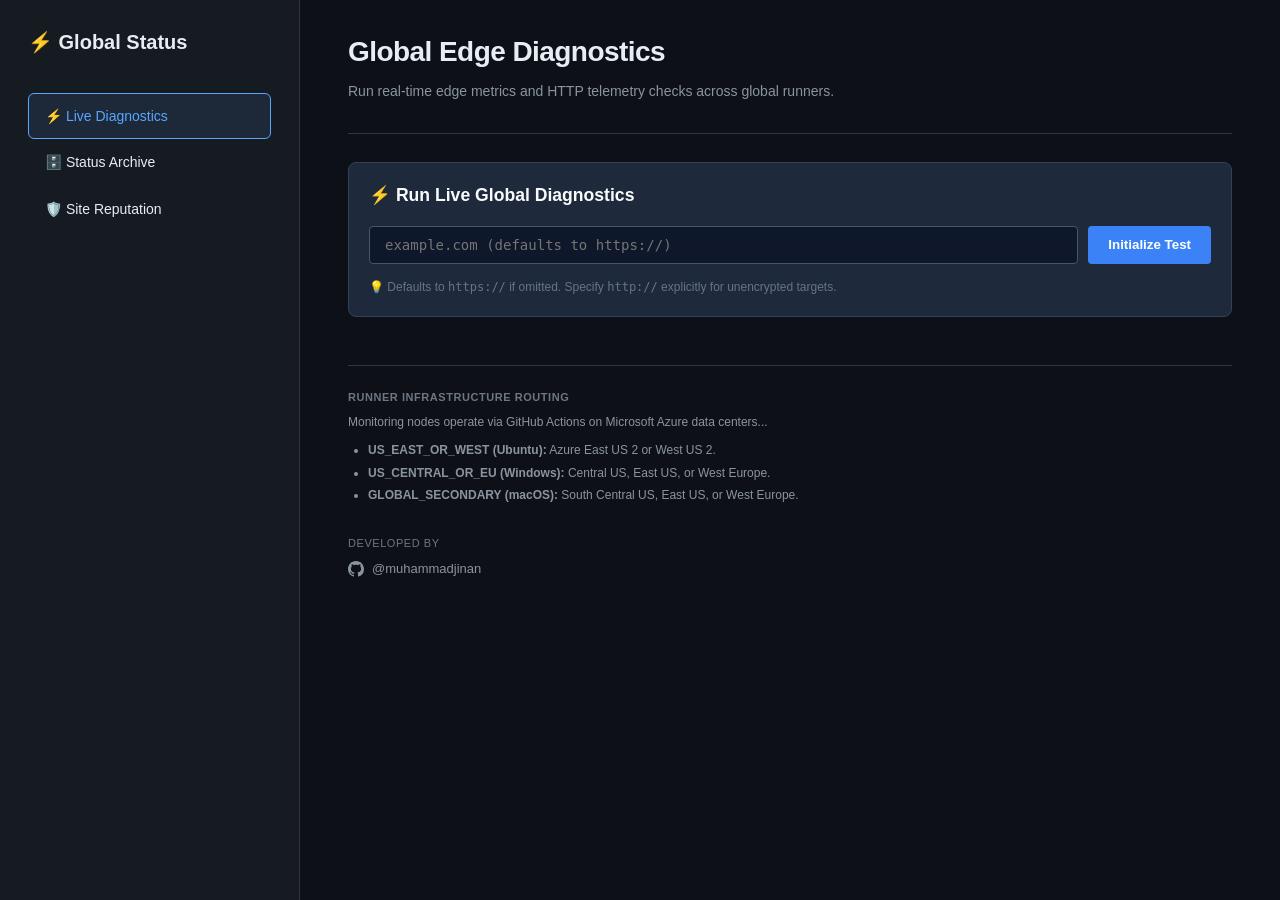
<file: index.html>
<!DOCTYPE html>
<html lang="en">
<head>
    <meta charset="UTF-8">
    <meta name="viewport" content="width=device-width, initial-scale=1.0">
    <title>Global Edge Diagnostics</title>
    <link rel="icon" href="data:image/svg+xml,<svg xmlns=%22http://www.w3.org/2000/svg%22 viewBox=%220 0 100 100%22><text y=%22.9em%22 font-size=%2290%22>⚡</text></svg>">
    
    <!-- Loads global styles -->
    <link rel="stylesheet" href="style.css">
</head>
<body>

<div class="app-layout">
    
    <!-- ================= SIDEBAR ================= -->
    <aside class="sidebar">
        <div class="sidebar-brand">
            <h2>⚡ Global Status</h2>
        </div>
        
        <div class="sidebar-menu">
            <!-- Native anchor links for page routing -->
            <a href="index.html" class="nav-btn active" style="text-decoration: none;">⚡ Live Diagnostics</a>
            <a href="archive/index.html" class="nav-btn" style="text-decoration: none;">🗄️ Status Archive</a>
            <a href="reputation/index.html" class="nav-btn" style="text-decoration: none;">🛡️ Site Reputation</a>
        </div>
    </aside>

    <!-- ================= MAIN CONTENT ================= -->
    <main class="main-content">
        <header>
            <h1>Global Edge Diagnostics</h1>
            <p>Run real-time edge metrics and HTTP telemetry checks across global runners.</p>
        </header>

        <div class="test-panel">
            <h3>⚡ Run Live Global Diagnostics</h3>
            <div class="input-group">
                <input type="text" id="live-url-input" placeholder="example.com (defaults to https://)" required />
                <button id="live-test-btn" class="primary-btn">Initialize Test</button>
            </div>
            <small style="color: #64748b; display: block; margin-top: 8px; font-size: 12px;">
                💡 Defaults to <code>https://</code> if omitted. Specify <code>http://</code> explicitly for unencrypted targets.
            </small>

            <div id="polling-status" class="hidden" style="margin-top: 12px;">
                <div class="spinner"></div>
                <span id="status-text">Connecting to Azure runners...</span>
            </div>
        </div>

        <footer class="runner-info">
            <h4>RUNNER INFRASTRUCTURE ROUTING</h4>
            <p>Monitoring nodes operate via GitHub Actions on Microsoft Azure data centers...</p>
            <ul>
                <li><strong>US_EAST_OR_WEST (Ubuntu):</strong> Azure East US 2 or West US 2.</li>
                <li><strong>US_CENTRAL_OR_EU (Windows):</strong> Central US, East US, or West Europe.</li>
                <li><strong>GLOBAL_SECONDARY (macOS):</strong> South Central US, East US, or West Europe.</li>
            </ul>
        </footer>

        <!-- Developer Credit Section -->
        <div class="main-developer-credit" style="margin-top: 32px;">
            <span style="font-size: 11px; text-transform: uppercase; color: #6e7681; letter-spacing: 0.05em; display: block; margin-bottom: 8px;">DEVELOPED BY</span>
            <a href="https://github.com/muhammadjinan" target="_blank" rel="noopener" class="github-link" style="display: flex; align-items: center; gap: 8px; color: var(--muted); text-decoration: none; font-size: 13px; font-weight: 500;">
                <!-- GitHub SVG Icon -->
                <svg height="16" width="16" viewBox="0 0 16 16" fill="currentColor">
                    <path d="M8 0C3.58 0 0 3.58 0 8c0 3.54 2.29 6.53 5.47 7.59.4.07.55-.17.55-.38 0-.19-.01-.82-.01-1.49-2.01.37-2.53-.49-2.69-.94-.09-.23-.48-.94-.82-1.13-.28-.15-.68-.52-.01-.53.63-.01 1.08.58 1.23.82.72 1.21 1.87.87 2.33.66.07-.52.28-.87.51-1.07-1.78-.2-3.64-.89-3.64-3.95 0-.87.31-1.59.82-2.15-.08-.2-.36-1.02.08-2.12 0 0 .67-.21 2.2.82.64-.18 1.32-.27 2-.27.68 0 1.36.09 2 .27 1.53-1.04 2.2-.82 2.2-.82.44 1.1.16 1.92.08 2.12.51.56.82 1.27.82 2.15 0 3.07-1.87 3.75-3.65 3.95.29.25.54.73.54 1.48 0 1.07-.01 1.93-.01 2.2 0 .21.15.46.55.38A8.013 8.013 0 0016 8c0-4.42-3.58-8-8-8z"></path>
                </svg>
                @muhammadjinan
            </a>
        </div>
    </main>
</div>

<!-- Technical Details Modal Pop-up -->
<div id="detail-modal" class="modal-backdrop" onclick="closeModalOnBackdrop(event)" style="display: none;">
    <div class="modal-card">
        <div class="modal-header">
            <h3 id="modal-title">Telemetry Inspection</h3>
            <span class="modal-close" onclick="closeModal()">&times;</span>
        </div>
        <div class="modal-body" id="modal-content">
            <!-- Dynamically populated by JS -->
        </div>
    </div>
</div>

<!-- Load shared tools first, then the diagnostics logic -->
<script src="utils.js"></script>
<script src="diagnostics.js"></script>
</body>
</html>
</file>
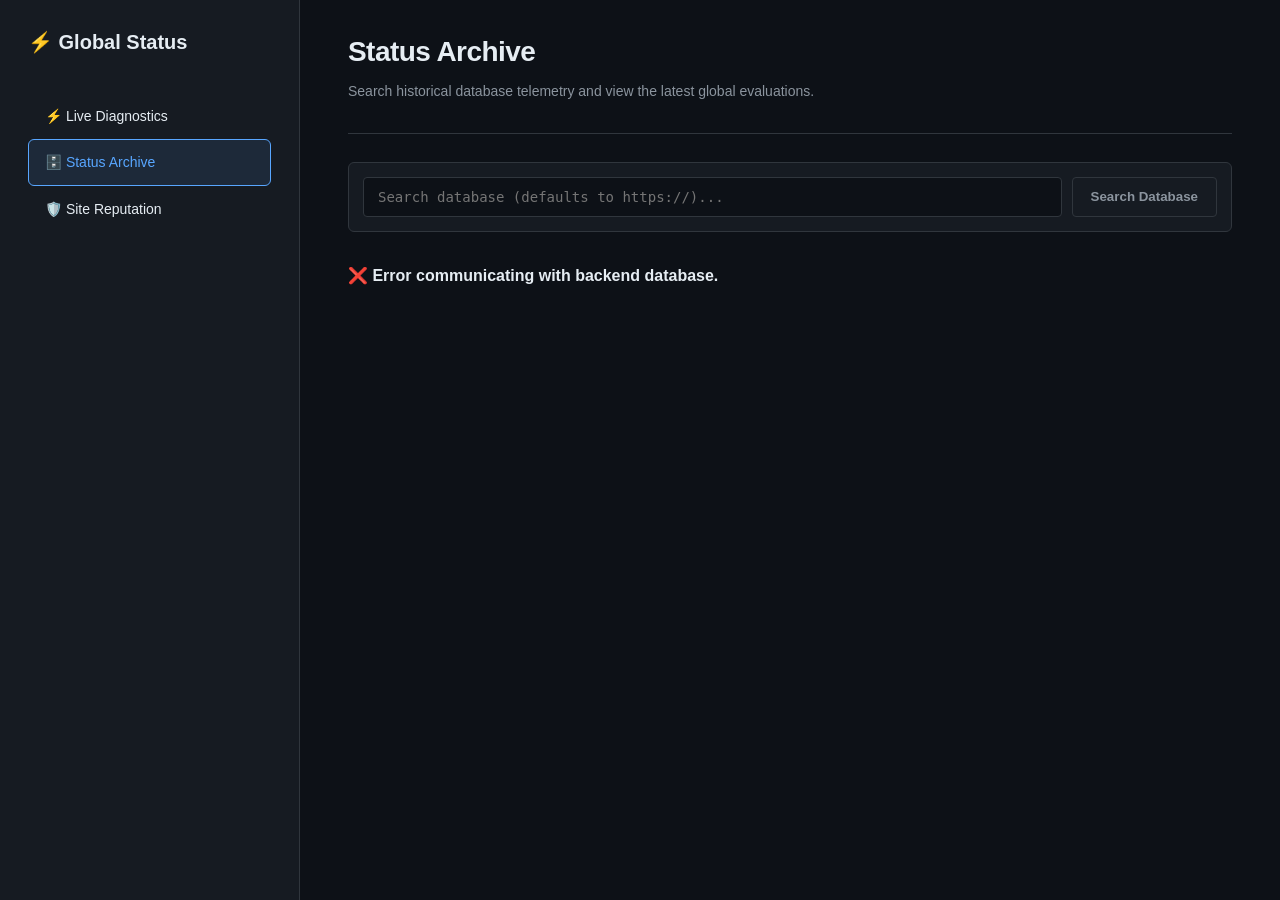
<file: archive/index.html>
<!DOCTYPE html>
<html lang="en">
<head>
    <meta charset="UTF-8">
    <meta name="viewport" content="width=device-width, initial-scale=1.0">
    <title>Status Archive</title>
    <link rel="icon" href="data:image/svg+xml,<svg xmlns=%22http://www.w3.org/2000/svg%22 viewBox=%220 0 100 100%22><text y=%22.9em%22 font-size=%2290%22>⚡</text></svg>">
    
    <!-- Loads global styles from root -->
    <link rel="stylesheet" href="../style.css">
</head>
<body>

<div class="app-layout">
    
    <!-- ================= SIDEBAR ================= -->
    <aside class="sidebar">
        <div class="sidebar-brand">
            <h2>⚡ Global Status</h2>
        </div>
        
        <div class="sidebar-menu">
            <!-- Navigate back one directory for Home -->
            <a href="../index.html" class="nav-btn" style="text-decoration: none;">⚡ Live Diagnostics</a>
            <a href="index.html" class="nav-btn active" style="text-decoration: none;">🗄️ Status Archive</a>
            <a href="../reputation/index.html" class="nav-btn" style="text-decoration: none;">🛡️ Site Reputation</a>
        </div>
    </aside>

    <!-- ================= MAIN CONTENT ================= -->
    <main class="main-content">
        <header>
            <h1>Status Archive</h1>
            <p>Search historical database telemetry and view the latest global evaluations.</p>
        </header>

        <div class="search-box">
            <input type="text" id="url-input" placeholder="Search database (defaults to https://)..." />
            <button id="check-btn" onclick="searchTestedUrl()">Search Database</button>
        </div>

        <div id="status-display" class="status-container" style="display: block; margin-top: 32px;">
            <h3 id="checking-headline" style="margin: 0 0 16px 0; font-size: 16px; font-weight: bold;">
                Fetching latest 15 site evaluations...
            </h3>
            <div class="grid" id="nodes-grid"></div>
        </div>
    </main>
</div>

<!-- Technical Details Modal Pop-up -->
<div id="detail-modal" class="modal-backdrop" onclick="closeModalOnBackdrop(event)" style="display: none;">
    <div class="modal-card">
        <div class="modal-header">
            <h3 id="modal-title">Telemetry Inspection</h3>
            <span class="modal-close" onclick="closeModal()">&times;</span>
        </div>
        <div class="modal-body" id="modal-content">
            <!-- Dynamically populated by JS -->
        </div>
    </div>
</div>

<!-- Load shared tools first, then the archive logic -->
<script src="../utils.js"></script>
<script src="archive.js"></script>
</body>
</html>
</file>
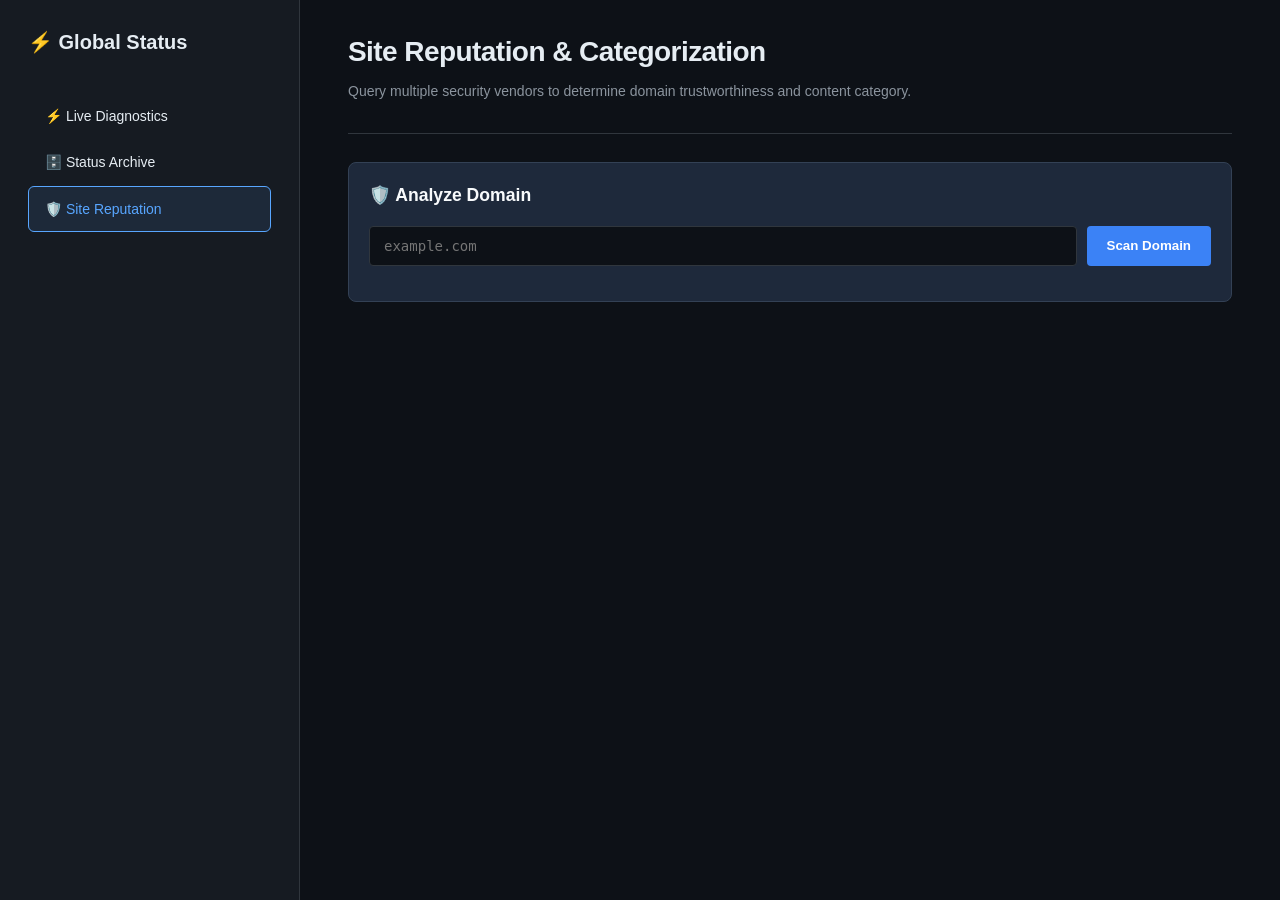
<file: reputation/index.html>
<!DOCTYPE html>
<html lang="en">
<head>
    <meta charset="UTF-8">
    <meta name="viewport" content="width=device-width, initial-scale=1.0">
    <title>Site Reputation</title>
    <link rel="icon" href="data:image/svg+xml,<svg xmlns=%22http://www.w3.org/2000/svg%22 viewBox=%220 0 100 100%22><text y=%22.9em%22 font-size=%2290%22>🛡️</text></svg>">
    
    <!-- Loads global styles from root -->
    <link rel="stylesheet" href="../style.css">
</head>
<body>

<div class="app-layout">
    
    <!-- ================= SIDEBAR ================= -->
    <aside class="sidebar">
        <div class="sidebar-brand">
            <h2>⚡ Global Status</h2>
        </div>
        
        <div class="sidebar-menu">
            <!-- Navigation Links -->
            <a href="../index.html" class="nav-btn" style="text-decoration: none;">⚡ Live Diagnostics</a>
            <a href="../archive/index.html" class="nav-btn" style="text-decoration: none;">🗄️ Status Archive</a>
            <a href="index.html" class="nav-btn active" style="text-decoration: none;">🛡️ Site Reputation</a>
        </div>
    </aside>

    <!-- ================= MAIN CONTENT ================= -->
    <main class="main-content">
        <header>
            <h1>Site Reputation & Categorization</h1>
            <p>Query multiple security vendors to determine domain trustworthiness and content category.</p>
        </header>

        <div class="test-panel">
            <h3>🛡️ Analyze Domain</h3>
            <div class="input-group">
                <input type="text" id="rep-url-input" placeholder="example.com" required />
                <button id="scan-btn" class="primary-btn">Scan Domain</button>
            </div>
            
            <div id="scanning-status" class="hidden" style="margin-top: 12px;">
                <div class="spinner"></div>
                <span id="status-text">Querying security vendors...</span>
            </div>
        </div>

        <!-- Reputation Results Grid -->
        <div id="reputation-results" style="display: none; margin-top: 32px;">
            <h3 style="margin-bottom: 16px; font-size: 16px;">Vendor Assessment Results</h3>
            <div class="grid" id="vendor-grid">
                <!-- Results injected here via JS -->
            </div>
        </div>
    </main>
</div>

<!-- Technical Details Modal Pop-up -->
<div id="detail-modal" class="modal-backdrop" onclick="closeModalOnBackdrop(event)" style="display: none;">
    <div class="modal-card">
        <div class="modal-header">
            <h3 id="modal-title">Detailed Vendor Assessment</h3>
            <span class="modal-close" onclick="closeModal()">&times;</span>
        </div>
        <div class="modal-body" id="modal-content">
            <!-- Dynamically populated by JS -->
        </div>
    </div>
</div>
    
<!-- Load shared tools first, then the reputation logic -->
<script src="../utils.js"></script>
<script src="reputation.js"></script>
</body>
</html>
</file>
<file: style.css>
/* ==========================================================
   Enterprise Operations Theme
   Technical Support Dashboard
   ========================================================== */

:root{
    --bg:#0d1117;
    --surface:#161b22;
    --surface-hover:#1c2128;
    --border:#30363d;

    --text:#e6edf3;
    --muted:#8b949e;

    --green:#2ea043;
    --red:#da3633;
    --yellow:#d29922;
    --blue:#58a6ff;

    --button:#238636;
    --button-hover:#2ea043;

    --radius:6px;
}

*{
    box-sizing:border-box;
}

body {
    margin: 0;
    padding: 0; /* Removed padding to let app-layout handle spacing */
    background: var(--bg);
    color: var(--text);
    font-family: Inter, "Segoe UI", Roboto, sans-serif;
    line-height: 1.45;
    -webkit-font-smoothing: antialiased;
}

/* ========================================= */
/* App Layout (Sidebar + Main) */
/* ========================================= */

.app-layout {
    display: flex;
    min-height: 100vh;
}

.sidebar {
    width: 300px;
    background: var(--surface);
    border-right: 1px solid var(--border);
    padding: 28px;
    display: flex;
    flex-direction: column;
    gap: 36px;
    flex-shrink: 0;
}

.sidebar-brand h2 {
    margin: 0;
    font-size: 20px;
    color: var(--text);
}

.sidebar-section h3 {
    font-size: 11px;
    text-transform: uppercase;
    color: var(--muted);
    letter-spacing: 0.05em;
    margin: 0 0 12px 0;
}

/* Navigation Button */
.sidebar-menu {
    display: flex;
    flex-direction: column;
}

.nav-btn {
    background: transparent;
    border: 1px solid transparent;
    color: var(--text);
    text-align: left;
    padding: 12px 16px;
    border-radius: var(--radius);
    font-size: 14px;
    font-weight: 500;
    cursor: pointer;
    transition: all 0.2s;
    text-decoration: none;
    display: flex;
    align-items: center;
    gap: 10px;
}

.nav-btn:hover {
    background: var(--surface-hover);
}

.nav-btn.active {
    background: rgba(88, 166, 255, 0.1);
    border: 1px solid var(--blue);
    color: var(--blue);
}

/* Vertical Search Box in Sidebar */
.search-box.sidebar-search {
    flex-direction: column;
    padding: 0;
    background: transparent;
    border: none;
    gap: 8px;
}

.search-box.sidebar-search input {
    width: 100%;
}

.search-box.sidebar-search button {
    width: 100%;
}

/* Main Content Area */
.main-content {
    flex: 1;
    padding: 32px 48px;
    max-width: 1100px;
    overflow-y: auto;
}

/* ========================================= */
/* Sidebar Footer / Developer Credit */
/* ========================================= */

.sidebar-footer {
    margin-top: auto; /* Pushes the footer to the bottom of the sidebar */
    padding-top: 24px;
    border-top: 1px solid var(--border);
}

.sidebar-footer p {
    font-size: 11px;
    color: #6e7681;
    text-transform: uppercase;
    letter-spacing: 0.05em;
    margin: 0 0 12px 0;
}

.github-link {
    display: flex;
    align-items: center;
    gap: 8px;
    color: var(--muted);
    text-decoration: none;
    font-size: 13px;
    font-weight: 500;
    transition: color 0.15s ease;
}

.github-link:hover {
    color: var(--text); /* Lights up white on hover */
}

/* ========================================= */

header{
    margin-bottom:28px;
    padding-bottom:18px;
    border-bottom:1px solid var(--border);
}

h1{
    margin:0;
    font-size:28px;
    font-weight:700;
    letter-spacing:-.02em;
}

p{
    margin-top:8px;
    color:var(--muted);
    font-size:14px;
}

/* ========================================= */

.search-box{
    display:flex;
    gap:10px;
    margin-bottom:22px;
    padding:14px;
    background:var(--surface);
    border:1px solid var(--border);
    border-radius:var(--radius);
}

input{
    flex:1;
    padding:11px 14px;
    background:var(--bg);
    color:var(--text);
    border:1px solid var(--border);
    border-radius:4px;
    outline:none;
    font-size:14px;
    font-family:
        ui-monospace,
        SFMono-Regular,
        Consolas,
        monospace;
    transition:border-color .15s;
}

input:focus{
    border-color:var(--blue);
}

button{
    border:none;
    background:var(--button);
    color:#fff;
    padding:11px 18px;
    border-radius:4px;
    font-weight:600;
    cursor:pointer;
    transition:background .15s;
}

button:hover{
    background:var(--button-hover);
}

button:disabled{
    background:#30363d;
    color:#7d8590;
    cursor:not-allowed;
}

/* ========================================= */
/* Deprioritized Search Button Style */
/* ========================================= */

#check-btn {
    background: transparent;
    border: 1px solid var(--border);
    color: var(--muted);
    transition: all 0.15s ease;
}

#check-btn:hover {
    background: var(--surface-hover);
    border-color: #484f58;
    color: var(--text);
}

/* ========================================= */

.status-container{
    display:none;
}

.grid{
    display:grid;
    grid-template-columns:repeat(auto-fit,minmax(280px,1fr));
    gap:12px;
}

/* ========================================= */

.card{
    display:flex;
    flex-direction:column;
    justify-content:space-between;
    background:var(--surface);
    border:1px solid var(--border);
    border-left:4px solid #484f58;
    border-radius:6px;
    padding:16px;
    transition:
        background .15s,
        border-color .15s,
        transform .15s;
    cursor:pointer;
}

.card:hover{
    background:var(--surface-hover);
    border-color:#3d444d;
    transform:translateY(-1px);
}

.card-success{
    border-left-color:var(--green);
}

.card-danger{
    border-left-color:var(--red);
}

.card-warning{
    border-left-color:var(--yellow);
}

/* ========================================= */

.card-header{
    display:flex;
    justify-content:space-between;
    align-items:flex-start;
    margin-bottom:12px;
    gap:8px;
}

.card-title{
    font-size:12px;
    font-weight:700;
    letter-spacing:.05em;
    color:var(--text);
    word-break:break-word;
}

.dot{
    width:8px;
    height:8px;
    border-radius:50%;
    flex-shrink:0;
    margin-top:5px;
}

.dot-up{
    background:var(--green);
}

.dot-down{
    background:var(--red);
}

/* ========================================= */

.metric{
    display:flex;
    justify-content:space-between;
    align-items:center;
    padding:5px 0;
    font-size:13px;
    border-bottom:1px solid rgba(255,255,255,.03);
}

.metric:last-child{
    border:none;
}

.label{
    color:var(--muted);
}

.value{
    font-family:
        ui-monospace,
        SFMono-Regular,
        Consolas,
        monospace;
    font-weight:600;
}

.text-up{
    color:var(--green);
}

.text-down{
    color:var(--red);
}

.text-warn{
    color:var(--yellow);
}

/* ========================================= */

.geo-badge{
    margin-top:12px;
    padding:6px 8px;
    background:#241c0b;
    color:#d29922;
    border:1px solid #5c4815;
    border-radius:4px;
    font-size:11px;
    font-weight:600;
}

/* ========================================= */

.inspect-btn{
    margin-top:14px;
    padding:8px;
    width:100%;
    background:#21262d;
    color:var(--muted);
    border:1px solid var(--border);
    border-radius:4px;
    font-size:12px;
    font-weight:600;
    transition:
        background .15s,
        color .15s;
}

.card:hover .inspect-btn{
    background:#30363d;
    color:var(--text);
}

/* ========================================= */
/* Modal */
/* ========================================= */

.modal-backdrop{
    display:none;
    position:fixed;
    inset:0;
    background:rgba(0,0,0,.72);
    z-index:1000;
    justify-content:center;
    align-items:center;
    padding:20px;
}

.modal-card{
    width:100%;
    max-width:560px;
    background:var(--surface);
    border:1px solid var(--border);
    border-radius:8px;
    padding:22px;
    animation:modalSlide .18s ease-out;
}

.modal-header{
    display:flex;
    justify-content:space-between;
    align-items:center;
    margin-bottom:18px;
    padding-bottom:12px;
    border-bottom:1px solid var(--border);
}

.modal-header h3{
    margin:0;
    font-size:18px;
    font-weight:600;
}

.modal-close{
    color:var(--muted);
    cursor:pointer;
    font-size:22px;
}

.modal-close:hover{
    color:var(--text);
}

.modal-row{

    display:flex;
    justify-content:space-between;
    padding:8px 0;
    border-bottom:1px solid rgba(255,255,255,.03);
    font-size:13px;
}

.modal-row:last-child{
    border:none;
}

.modal-row .key{
    color:var(--muted);
}

.modal-row .val{
    text-align:right;
    font-weight:600;
    font-family:
        ui-monospace,
        SFMono-Regular,
        Consolas,
        monospace;
}

/* ========================================= */

@keyframes modalSlide{

    from{
        opacity:0;
        transform:translateY(8px);
    }

    to{
        opacity:1;
        transform:translateY(0);
    }
}

/* ========================================= */

::-webkit-scrollbar{
    width:10px;
}

::-webkit-scrollbar-thumb{
    background:#3a4048;
}

::-webkit-scrollbar-track{
    background:var(--bg);
}

/* ========================================= */
/* Infrastructure Footer (Muted) */
/* ========================================= */

.runner-info {
    margin-top: 48px;
    padding-top: 24px;
    border-top: 1px solid var(--border);
    color: var(--muted);
    font-size: 12px;
}

.runner-info h4 {
    margin: 0 0 8px 0;
    font-size: 11px;
    color: #6e7681;
    text-transform: uppercase;
    letter-spacing: 0.05em;
}

.runner-info p {
    margin: 0 0 10px 0;
    font-size: 12px;
    color: var(--muted);
}

.runner-info ul {
    margin: 0;
    padding-left: 20px;
    color: var(--muted);
}

.runner-info li {
    margin-bottom: 6px;
    line-height: 1.4;
}

.runner-info strong {
    color: #8b949e; 
    font-weight: 600;
}
.test-panel {
  background: #1e293b;
  border: 1px solid #334155;
  border-radius: 8px;
  padding: 20px;
  margin-bottom: 30px;
}

.test-panel h3 {
  margin-top: 0;
  color: #f8fafc;
  font-size: 1.1rem;
}

.input-group {
  display: flex;
  gap: 10px;
  margin-bottom: 15px;
}

#live-url-input {
  flex-grow: 1;
  padding: 10px 15px;
  background: #0f172a;
  border: 1px solid #475569;
  color: #fff;
  border-radius: 4px;
}

.primary-btn {
  background: #3b82f6;
  color: white;
  border: none;
  padding: 10px 20px;
  border-radius: 4px;
  cursor: pointer;
  font-weight: bold;
  transition: background 0.2s;
}

.primary-btn:hover {
  background: #2563eb;
}

.primary-btn:disabled {
  background: #475569;
  cursor: not-allowed;
}

.hidden {
  display: none !important;
}

#polling-status {
  display: flex;
  align-items: center;
  gap: 10px;
  color: #94a3b8;
  font-size: 0.9rem;
}

/* Simple CSS Spinner */
.spinner {
  width: 16px;
  height: 16px;
  border: 2px solid #334155;
  border-top-color: #3b82f6;
  border-radius: 50%;
  animation: spin 1s linear infinite;
}

@keyframes spin { 
  to { transform: rotate(360deg); } 
}

/* ========================================= */
/* Mobile Responsive Layout */
/* ========================================= */

@media (max-width: 768px) {
    /* Stack the layout vertically */
    .app-layout {
        flex-direction: column;
    }

    /* Turn the sidebar into a top section */
    .sidebar {
        width: 100%;
        border-right: none;
        border-bottom: 1px solid var(--border);
        padding: 24px 20px;
        gap: 20px;
    }

    /* Hide the "View 15 Evaluations" navigation button on mobile to save space */
    .sidebar-menu {
        display: none; 
    }

    /* Adjust main content padding for smaller screens */
    .main-content {
        padding: 24px 20px;
    }

    /* Make the grid 1-column on mobile for readability */
    .grid {
        grid-template-columns: 1fr;
    }
}
</file>
